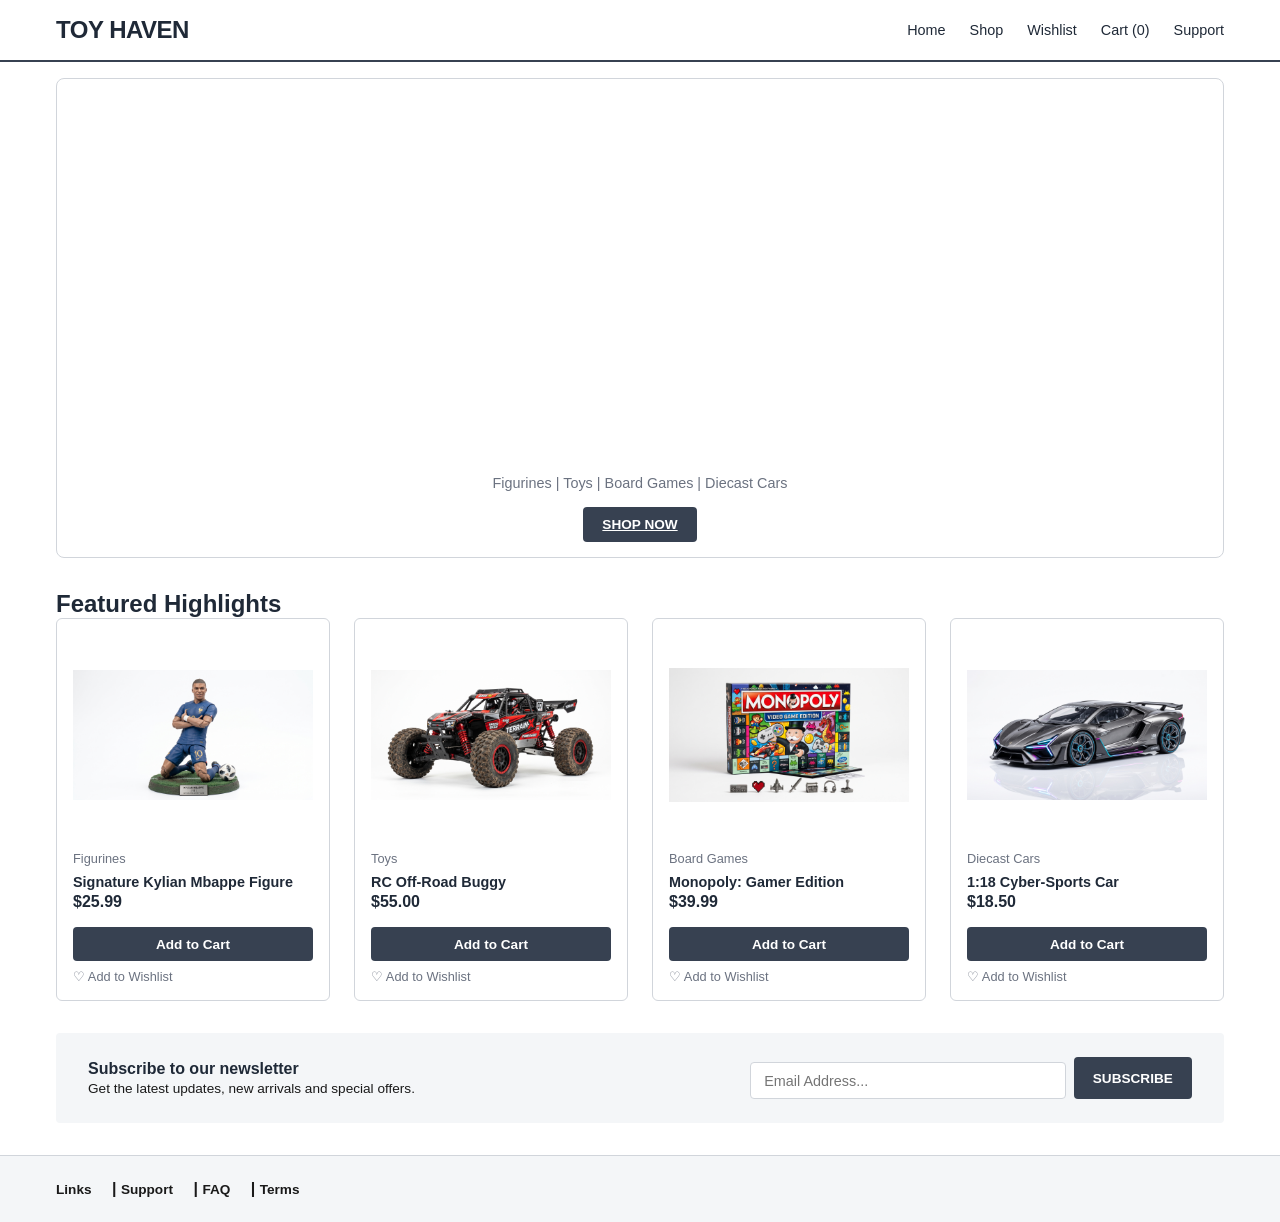
<file: index.html>
<!DOCTYPE html>
<html lang="en">
<head>
    <meta charset="UTF-8">
    <meta name="viewport" content="width=device-width, initial-scale=1.0">
    <title>TOY HAVEN - Home</title>
    <link rel="stylesheet" href="css/styles.css">
    <link rel="manifest" href="manifest.json">
    <link rel="icon" href="data:image/svg+xml,%3Csvg%20xmlns='http://www.w3.org/2000/svg'%20viewBox='0%200%20100%20100'%3E%3Ctext%20y='.9em'%20font-size='90'%3E🧸%3C/text%3E%3C/svg%3E">
</head>
<body>
    <header class="main-header">
        <div class="header-container">
            <div class="logo">TOY HAVEN</div>
            <div class="hamburger" id="hamburger">☰</div>
            <nav class="main-nav" id="nav-links">
                <a href="index.html">Home</a>
                <a href="products.html">Shop</a>
                <a href="wishlist.html">Wishlist</a>
                <a href="cart.html">Cart (<span id="cart-count">0</span>)</a>
                <a href="feedback.html">Support</a>
            </nav>
        </div>
    </header>

    <main class="container">
        <section class="hero-box">
    
            <div class="hero-slide slide-1">
                <div class="hero-img-placeholder" style="background:transparent;">
                    <img src="images/toys-banner.jpeg" alt="Jett Duelist Statue" style="width: 100%; height: 100%; object-fit: contain;">
                </div>
                <h1>Premium Toys & Collectibles</h1>
            </div>
    
    
            <div class="hero-slide slide-2">
                <div class="hero-img-placeholder" style="background:transparent;">
                    <img src="images/boardgames-banner.jpeg" alt="Board Games" style="width: 100%; height: 100%; object-fit: contain;">
                </div>
                <h1>Epic Board Game Nights</h1>
            </div>
    
    
            <div class="hero-slide slide-3">
                <div class="hero-img-placeholder" style="background:transparent;">
                    <img src="images/cars-banner.jpeg" alt="Diecast Cars" style="width: 100%; height: 100%; object-fit: contain;">
                </div>
                <h1>Rare Diecast Models</h1>
            </div>

            <div class="hero-overlay">
                <p class="hero-cats">Figurines | Toys | Board Games | Diecast Cars</p>
                <a href="products.html" class="btn btn-dark mt-1 pulse">SHOP NOW</a>
            </div>
        </section>

        <section class="featured-section mt-2">
            <h2>Featured Highlights</h2>
            <div class="grid-4" id="featured-grid">
            
            </div>
        </section>

        <section class="newsletter-bar mt-2">
            <div class="nl-text">
                <h3>Subscribe to our newsletter</h3>
                <p>Get the latest updates, new arrivals and special offers.</p>
            </div>
            <form id="nl-form" class="nl-form">
                <input type="email" placeholder="Email Address..." aria-label="Email Address">
                <button type="submit" class="btn btn-dark">SUBSCRIBE</button>
            </form>
        </section>
    </main>

    <footer class="main-footer">
        <div class="footer-container">
            <div class="footer-links">
                <a href="#">Links</a> | 
                <a href="feedback.html">Support</a> | 
                <a href="#">FAQ</a> | 
                <a href="#">Terms</a>
            </div>
        </div>
    </footer>
    <script src="js/script.js"></script>
</body>
</html>
</file>
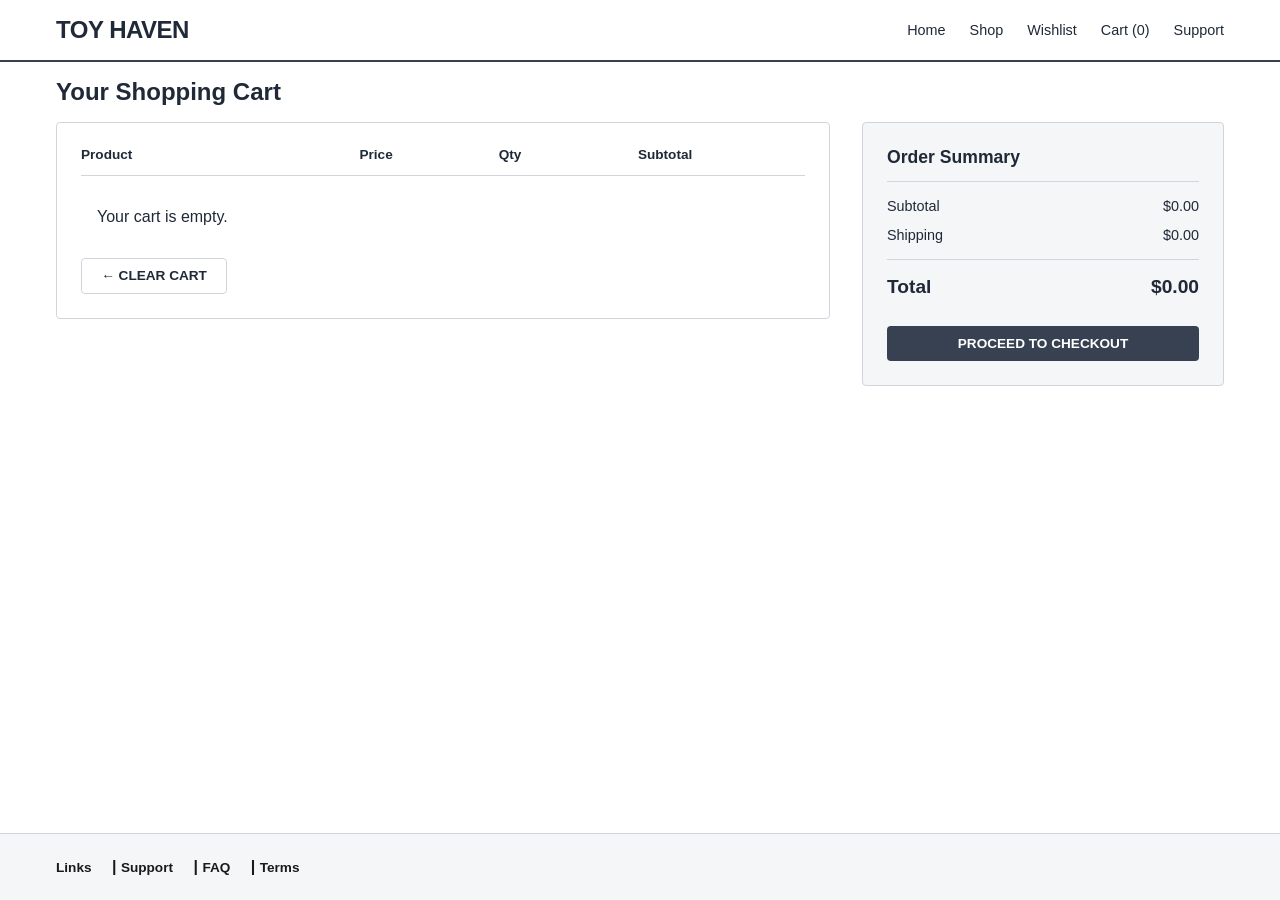
<file: cart.html>
<!DOCTYPE html>
<html lang="en">
<head>
    <meta charset="UTF-8">
    <meta name="viewport" content="width=device-width, initial-scale=1.0">
    <title>TOY HAVEN - Shopping Cart</title>
    <link rel="stylesheet" href="css/styles.css">
    <link rel="manifest" href="manifest.json">
    <link rel="icon" href="data:image/svg+xml,%3Csvg%20xmlns='http://www.w3.org/2000/svg'%20viewBox='0%200%20100%20100'%3E%3Ctext%20y='.9em'%20font-size='90'%3E🧸%3C/text%3E%3C/svg%3E">
</head>
<body>
    <header class="main-header">
        <div class="header-container">
            <div class="logo">TOY HAVEN</div>
            <div class="hamburger" id="hamburger">☰</div>
            <nav class="main-nav" id="nav-links">
                <a href="index.html">Home</a>
                <a href="products.html">Shop</a>
                <a href="wishlist.html">Wishlist</a>
                <a href="cart.html">Cart (<span id="cart-count">0</span>)</a>
                <a href="feedback.html">Support</a>
            </nav>
        </div>
    </header>

    <main class="container">
        <h2 class="page-title mt-1">Your Shopping Cart</h2>
        
        <div class="cart-layout mt-1">
            <div class="cart-table-container">
                <div class="cart-header">
                    <span>Product</span>
                    <span>Price</span>
                    <span>Qty</span>
                    <span>Subtotal</span>
                </div>
                <div id="cart-items" class="cart-items-list">
                
                </div>
                <div class="cart-actions mt-1">
                    <button id="clear-cart-btn" class="btn btn-outline">← CLEAR CART</button>
                </div>
            </div>
            
            <div class="cart-summary-container">
                <div class="summary-card">
                    <h3>Order Summary</h3>
                    <div class="summary-row">
                        <span>Subtotal</span>
                        <span id="summary-subtotal">$0.00</span>
                    </div>
                    <div class="summary-row">
                        <span>Shipping</span>
                        <span>$0.00</span>
                    </div>
                    <div class="summary-row total-row mt-1 pt-1">
                        <span>Total</span>
                        <span id="summary-total">$0.00</span>
                    </div>
                    <button class="btn btn-dark w-100 mt-1" onclick="window.location.href='checkout.html'">PROCEED TO CHECKOUT</button>
                </div>
            </div>
        </div>
    </main>

    <footer class="main-footer">
        <div class="footer-container">
            <div class="footer-links">
                <a href="#">Links</a> | 
                <a href="feedback.html">Support</a> | 
                <a href="#">FAQ</a> | 
                <a href="#">Terms</a>
            </div>
        </div>
    </footer>
    <script src="js/script.js"></script>
</body>
</html>
</file>
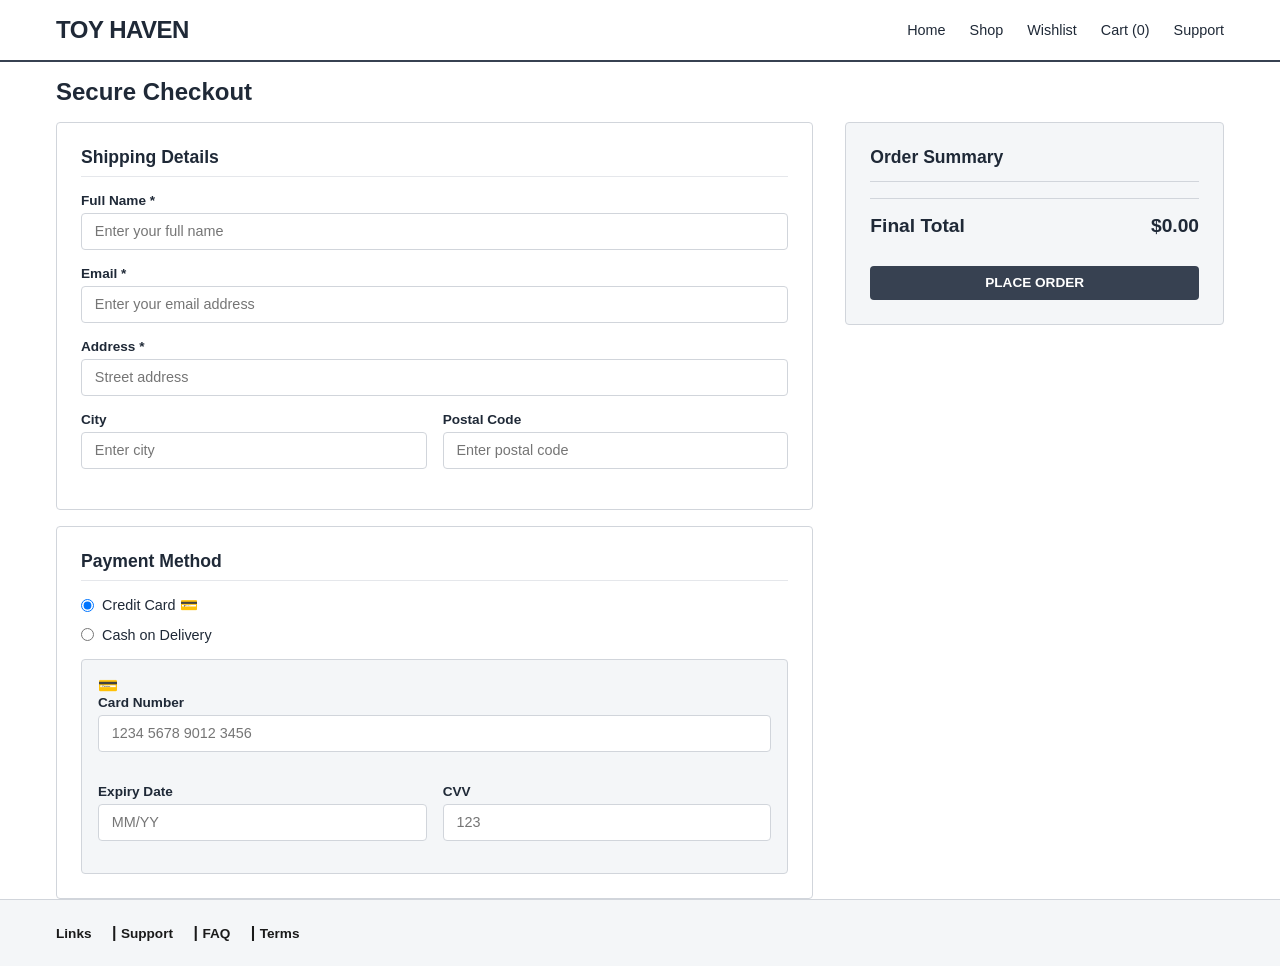
<file: checkout.html>
<!DOCTYPE html>
<html lang="en">
<head>
    <meta charset="UTF-8">
    <meta name="viewport" content="width=device-width, initial-scale=1.0">
    <title>TOY HAVEN - Checkout</title>
    <link rel="stylesheet" href="css/styles.css">
    <link rel="manifest" href="manifest.json">
    <link rel="icon" href="data:image/svg+xml,%3Csvg%20xmlns='http://www.w3.org/2000/svg'%20viewBox='0%200%20100%20100'%3E%3Ctext%20y='.9em'%20font-size='90'%3E🧸%3C/text%3E%3C/svg%3E">
</head>
<body>
    <header class="main-header">
        <div class="header-container">
            <div class="logo">TOY HAVEN</div>
            <div class="hamburger" id="hamburger">☰</div>
            <nav class="main-nav" id="nav-links">
                <a href="index.html">Home</a>
                <a href="products.html">Shop</a>
                <a href="wishlist.html">Wishlist</a>
                <a href="cart.html">Cart (<span id="cart-count">0</span>)</a>
                <a href="feedback.html">Support</a>
            </nav>
        </div>
    </header>

    <main class="container">
        <h2 class="page-title mt-1">Secure Checkout</h2>
        
        <div class="checkout-layout mt-1">
            <div class="checkout-form-container">
                <form id="checkout-form">
                    <div class="form-section">
                        <h3>Shipping Details</h3>
                        <label>Full Name *</label>
                        <input type="text" id="chk-name" placeholder="Enter your full name" required>
                        
                        <label>Email *</label>
                        <input type="email" id="chk-email" placeholder="Enter your email address" required>
                        
                        <label>Address *</label>
                        <input type="text" id="chk-address" placeholder="Street address" required>
                        
                        <div class="grid-2">
                            <div>
                                <label>City</label>
                                <input type="text" id="chk-city" placeholder="Enter city" required>
                            </div>
                            <div>
                                <label>Postal Code</label>
                                <input type="text" id="chk-postal" placeholder="Enter postal code" required>
                            </div>
                        </div>
                    </div>
                    
                    <div class="form-section mt-1">
                        <h3>Payment Method</h3>
                        <label class="radio-label">
                            <input type="radio" name="payment" value="card" checked> 
                            <span>Credit Card <span class="card-icons">💳</span></span>
                        </label>
                        <label class="radio-label">
                            <input type="radio" name="payment" value="cod"> 
                            <span>Cash on Delivery</span>
                        </label>
                        
                        <div class="card-details-box mt-1" id="card-details">
                            <span class="card-icon-inner">💳</span>
                            <label>Card Number</label>
                            <input type="text" placeholder="1234 5678 9012 3456">
                            <div class="grid-2 mt-1">
                                <div>
                                    <label>Expiry Date</label>
                                    <input type="text" placeholder="MM/YY">
                                </div>
                                <div>
                                    <label>CVV</label>
                                    <input type="text" placeholder="123">
                                </div>
                            </div>
                        </div>
                    </div>
                    <button type="submit" class="hidden-submit" id="hidden-submit" style="display:none;"></button>
                </form>
            </div>
            
            <div class="checkout-summary-container">
                <div class="summary-card">
                    <h3>Order Summary</h3>
                    <div id="checkout-items" class="mt-1">
                        <!-- JS populated -->
                    </div>
                    <div class="summary-row total-row mt-1 pt-1">
                        <span>Final Total</span>
                        <span id="checkout-total">$0.00</span>
                    </div>
                    <button class="btn btn-dark w-100 mt-1" id="trigger-checkout">PLACE ORDER</button>
                </div>
                <div id="checkout-success" class="success-box bounce mt-1" style="display:none;">
                    <h3>🎉 Order Placed Successfully!</h3>
                    <p>Thank you for your purchase.</p>
                </div>
            </div>
        </div>
    </main>

    <footer class="main-footer">
        <div class="footer-container">
            <div class="footer-links">
                <a href="#">Links</a> | 
                <a href="feedback.html">Support</a> | 
                <a href="#">FAQ</a> | 
                <a href="#">Terms</a>
            </div>
        </div>
    </footer>
    <script src="js/script.js"></script>
</body>
</html>
</file>
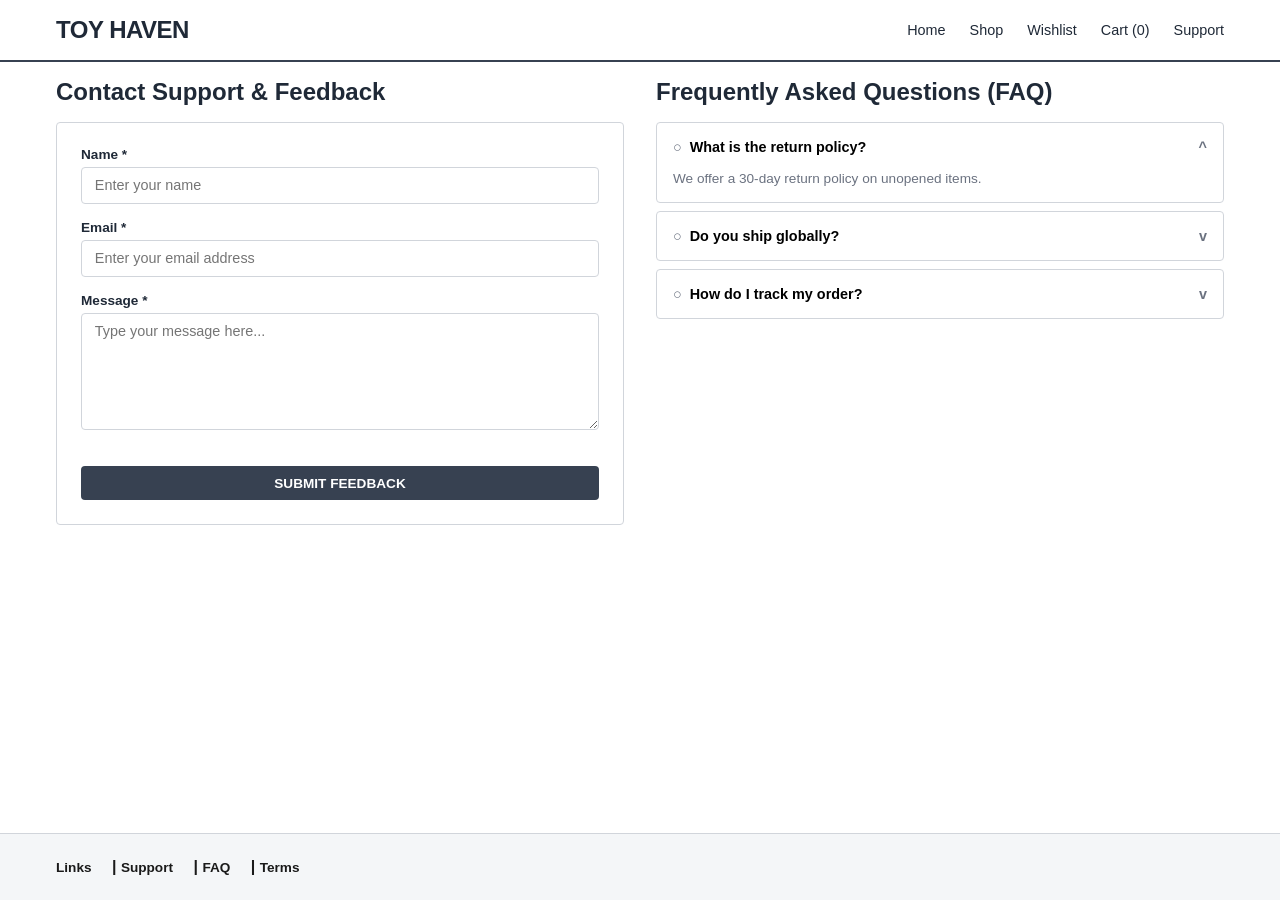
<file: feedback.html>
<!DOCTYPE html>
<html lang="en">
<head>
    <meta charset="UTF-8">
    <meta name="viewport" content="width=device-width, initial-scale=1.0">
    <title>TOY HAVEN - Feedback & Support</title>
    <link rel="stylesheet" href="css/styles.css">
    <link rel="manifest" href="manifest.json">
    <link rel="icon" href="data:image/svg+xml,%3Csvg%20xmlns='http://www.w3.org/2000/svg'%20viewBox='0%200%20100%20100'%3E%3Ctext%20y='.9em'%20font-size='90'%3E🧸%3C/text%3E%3C/svg%3E">
</head>
<body>
    <header class="main-header">
        <div class="header-container">
            <div class="logo">TOY HAVEN</div>
            <div class="hamburger" id="hamburger">☰</div>
            <nav class="main-nav" id="nav-links">
                <a href="index.html">Home</a>
                <a href="products.html">Shop</a>
                <a href="wishlist.html">Wishlist</a>
                <a href="cart.html">Cart (<span id="cart-count">0</span>)</a>
                <a href="feedback.html">Support</a>
            </nav>
        </div>
    </header>

    <main class="container">
        <div class="support-layout mt-1">
            <div class="feedback-form-container">
                <h2 class="page-title">Contact Support & Feedback</h2>
                <form id="feedback-form" class="form-section mt-1">
                   <label for="fb-name">Name *</label>
                    <input type="text" id="fb-name" placeholder="Enter your name" required>
                    
                    <label for="fb-email">Email *</label>
                    <input type="email" id="fb-email" placeholder="Enter your email address" required>
                    
                    <label for="fb-message">Message *</label>
                    <textarea id="fb-message" rows="6" placeholder="Type your message here..." required></textarea>
                    
                    <button type="submit" class="btn btn-dark w-100 mt-1">SUBMIT FEEDBACK</button>
                </form>
                <div id="fb-success" class="success-box mt-1" style="display:none;">Feedback Sent Successfully!</div>
            </div>
            
            <div class="faq-container">
                <h2 class="page-title">Frequently Asked Questions (FAQ)</h2>
                <div class="accordion mt-1">
                    <div class="acc-item">
                        <button class="acc-btn active">
                            <span class="acc-icon">○</span> What is the return policy? <span class="acc-arrow">^</span>
                        </button>
                        <div class="acc-content" style="max-height: 100px;">
                            <p>We offer a 30-day return policy on unopened items.</p>
                        </div>
                    </div>
                    <div class="acc-item">
                        <button class="acc-btn">
                            <span class="acc-icon">○</span> Do you ship globally? <span class="acc-arrow">v</span>
                        </button>
                        <div class="acc-content">
                            <p>Yes, we ship globally! Shipping rates are calculated at checkout.</p>
                        </div>
                    </div>
                    <div class="acc-item">
                        <button class="acc-btn">
                            <span class="acc-icon">○</span> How do I track my order? <span class="acc-arrow">v</span>
                        </button>
                        <div class="acc-content">
                            <p>You will receive a tracking link via email once your order has shipped.</p>
                        </div>
                    </div>
                </div>
            </div>
        </div>
    </main>

    <footer class="main-footer">
        <div class="footer-container">
            <div class="footer-links">
                <a href="#">Links</a> | 
                <a href="feedback.html">Support</a> | 
                <a href="#">FAQ</a> | 
                <a href="#">Terms</a>
            </div>
        </div>
    </footer>
    <script src="js/script.js"></script>
</body>
</html>
</file>
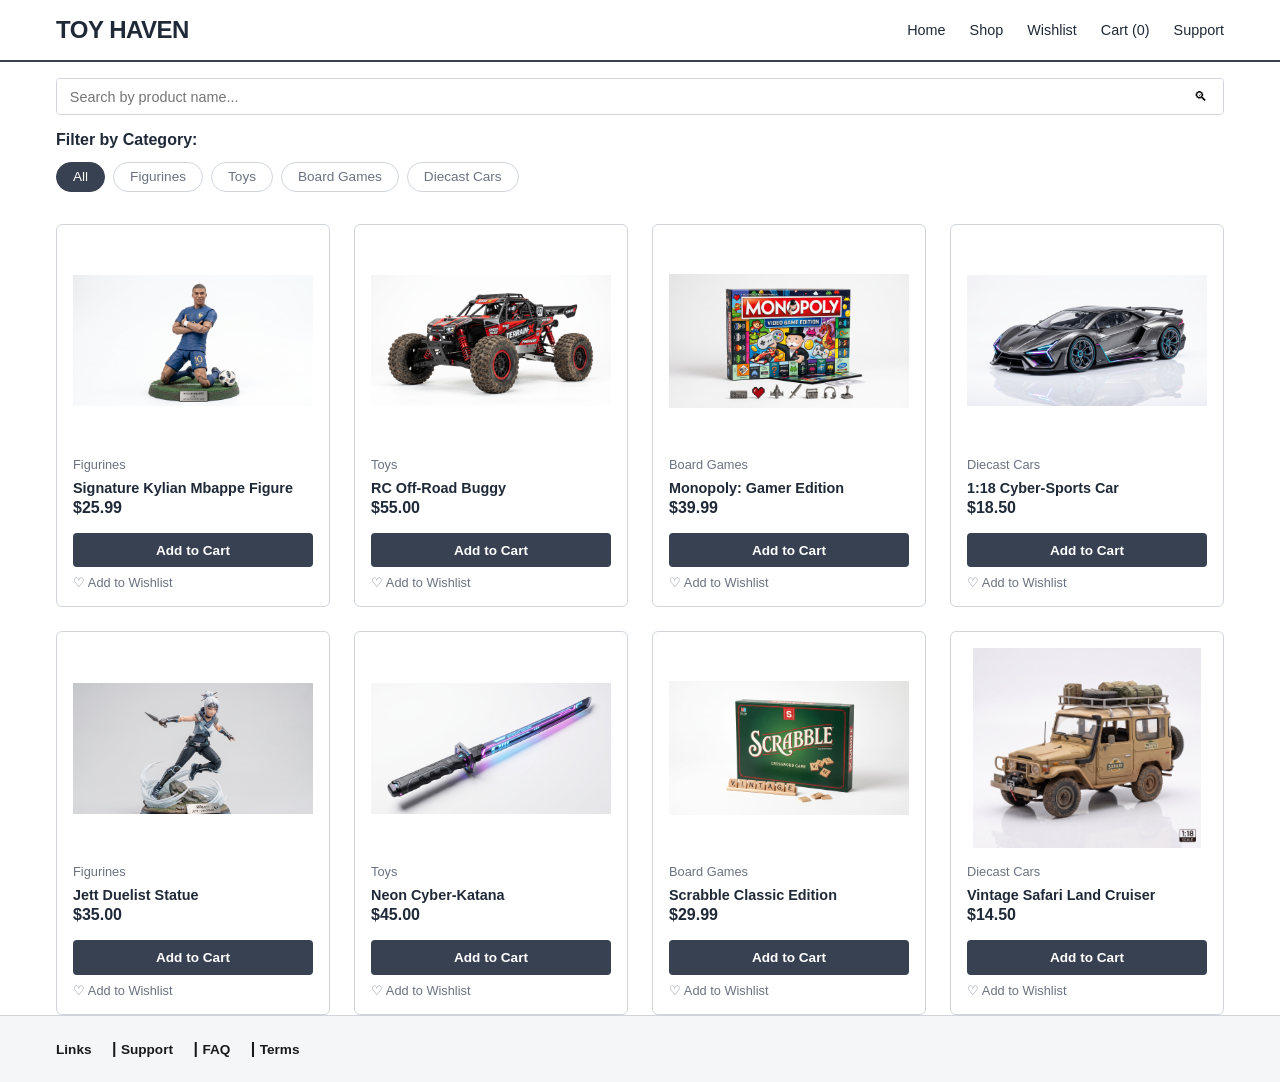
<file: products.html>
<!DOCTYPE html>
<html lang="en">
<head>
    <meta charset="UTF-8">
    <meta name="viewport" content="width=device-width, initial-scale=1.0">
    <title>TOY HAVEN - Shop</title>
    <link rel="stylesheet" href="css/styles.css">
    <link rel="manifest" href="manifest.json">
    <link rel="icon" href="data:image/svg+xml,%3Csvg%20xmlns='http://www.w3.org/2000/svg'%20viewBox='0%200%20100%20100'%3E%3Ctext%20y='.9em'%20font-size='90'%3E🧸%3C/text%3E%3C/svg%3E">
</head>
<body>
    <header class="main-header">
        <div class="header-container">
            <div class="logo">TOY HAVEN</div>
            <div class="hamburger" id="hamburger">☰</div>
            <nav class="main-nav" id="nav-links">
                <a href="index.html">Home</a>
                <a href="products.html">Shop</a>
                <a href="wishlist.html">Wishlist</a>
                <a href="cart.html">Cart (<span id="cart-count">0</span>)</a>
                <a href="feedback.html">Support</a>
            </nav>
        </div>
    </header>

    <main class="container">
        <div class="search-container mt-1">
            <input type="text" placeholder="Search by product name..." aria-label="Search by product name">
            <button class="search-btn">🔍︎</button>
        </div>
        
        <div class="filter-section mt-1">
            <h3>Filter by Category:</h3>
            <div class="pill-filters" id="pill-filters">
                <button class="pill-btn active" data-cat="All">All</button>
                <button class="pill-btn" data-cat="Figurines">Figurines</button>
                <button class="pill-btn" data-cat="Toys">Toys</button>
                <button class="pill-btn" data-cat="Board Games">Board Games</button>
                <button class="pill-btn" data-cat="Diecast Cars">Diecast Cars</button>
            </div>
        </div>

        <section class="products-section mt-2">
            <div class="grid-4" id="products-grid">
                
            </div>
        </section>
    </main>

    <footer class="main-footer">
        <div class="footer-container">
            <div class="footer-links">
                <a href="#">Links</a> | 
                <a href="feedback.html">Support</a> | 
                <a href="#">FAQ</a> | 
                <a href="#">Terms</a>
            </div>
        </div>
    </footer>
    <script src="js/script.js"></script>
</body>
</html>
</file>
<file: css/styles.css>
:root {
    --bg-main: #FFFFFF;
    --bg-light: #F4F6F8;
    --border-color: #D1D5DB;
    --text-dark: #1F2937;
    --text-muted: #6B7280;
    --primary-dark: #374151;
    --accent: #E5E7EB;
}

* { box-sizing: border-box; margin: 0; padding: 0; font-family: -apple-system, BlinkMacSystemFont, "Segoe UI", Roboto, Helvetica, Arial, sans-serif; }
body { background-color: var(--bg-main); color: var(--text-dark); display: flex; flex-direction: column; min-height: 100vh; }

/* Utility Classes */
.container { max-width: 1200px; margin: 0 auto; width: 100%; padding: 0 1rem; flex: 1; }
.mt-1 { margin-top: 1rem; }
.mt-2 { margin-top: 2rem; }
.pt-1 { padding-top: 1rem; }
.w-100 { width: 100%; }
.grid-4 { display: grid; grid-template-columns: repeat(auto-fill, minmax(250px, 1fr)); gap: 1.5rem; }
.grid-2 { display: grid; grid-template-columns: 1fr 1fr; gap: 1rem; }

/* Buttons */
.btn { padding: 0.6rem 1.2rem; border: none; border-radius: 4px; cursor: pointer; font-weight: 600; text-align: center; font-size: 0.85rem; transition: background 0.3s; }
.btn-dark { background: var(--primary-dark); color: white; }
.btn-dark:hover { background: #1F2937; }
.btn-outline { background: white; border: 1px solid var(--border-color); color: var(--text-dark); }
.btn-outline:hover { background: var(--bg-light); }

/* Header & Nav */
.main-header { border-bottom: 2px solid var(--primary-dark); padding: 1rem 0; background: white; position: sticky; top: 0; z-index: 100; }
.header-container { max-width: 1200px; margin: 0 auto; padding: 0 1rem; display: flex; justify-content: space-between; align-items: center; }
.logo { font-size: 1.5rem; font-weight: 800; letter-spacing: -0.5px; }
.main-nav { display: flex; gap: 1.5rem; font-size: 0.9rem; font-weight: 500; }
.main-nav a { color: var(--text-dark); text-decoration: none; transition: color 0.2s; }
.main-nav a:hover { color: var(--text-muted); }
.hamburger { display: none; font-size: 1.5rem; cursor: pointer; }

/* Forms & Inputs */
input[type="text"], input[type="email"], textarea, select { width: 100%; padding: 0.6rem 0.8rem; border: 1px solid var(--border-color); border-radius: 4px; outline: none; margin-top: 0.3rem; margin-bottom: 1rem; font-size: 0.9rem; }
label { font-size: 0.85rem; font-weight: 600; color: var(--text-dark); display: block; }
.success-box { background: #E6F4EA; border: 1px solid #CEE8D6; color: #1E8E3E; padding: 1rem; border-radius: 4px; text-align: center; }

/* Placeholder Image Box */
.img-placeholder { background: var(--border-color); display: flex; justify-content: center; align-items: center; border-radius: 4px; }
.img-icon { font-size: 2.5rem; color: #9CA3AF; }

.hero-slide h1 {
    background: white;
    padding: 0.6rem 2.5rem;
    border-radius: 30px;
    box-shadow: 0 4px 10px rgba(0,0,0,0.15);
    margin-top: -2rem; /* This pulls it up so it cleanly overlaps the image edge! */
    z-index: 5;
    font-size: 1.8rem;
}

.hero-box {
    position: relative;
    height: 480px;
    background: var(--bg-main); /* Changes to white */
    border: 1px solid var(--border-color);
    border-radius: 8px;
    overflow: hidden;
    margin-top: 1rem;
    display: flex;
    flex-direction: column;
    justify-content: flex-end;
    align-items: center;
    padding-bottom: 1.5rem;
}


.hero-slide {
    position: absolute;
    top: 0; 
    left: 0;
    width: 100%;
    display: flex;
    flex-direction: column;
    align-items: center;
    opacity: 0; 
    animation: carouselFade 9s infinite;
}


.slide-1 { animation-delay: 0s; }
.slide-2 { animation-delay: 3s; }
.slide-3 { animation-delay: 6s; }


@keyframes carouselFade {
    0%   { opacity: 0; }
    10%  { opacity: 1; } /* Fade in */
    33%  { opacity: 1; } /* Stay visible */
    43%  { opacity: 0; } /* Fade out */
    100% { opacity: 0; } /* Stay hidden until next loop */
}

/* Keeps the buttons and categories clickable on top of the slides */
.hero-overlay {
    position: relative;
    z-index: 10;
    text-align: center;
    background: white; 
    width: 100%;
    padding-top: 1rem;
}
.hero-arrow { background: none; border: none; font-size: 2rem; color: var(--text-muted); cursor: pointer; padding: 1rem; }
.hero-content { display: flex; flex-direction: column; align-items: center; flex: 1; }
.hero-img-placeholder {
    width: 100%;
    max-width: 100%; 
    height: 340px; 
    border-radius: 0; 
    margin-bottom: 0; 
    overflow: hidden;
}
.hero-cats { color: var(--text-muted); font-size: 0.9rem; margin-bottom: 1.5rem; }
.carousel-dots { display: flex; gap: 0.4rem; margin-bottom: 1.5rem; }
.dot { width: 8px; height: 8px; background: var(--border-color); border-radius: 50%; }
.dot.active { background: var(--primary-dark); }

.newsletter-bar { background: var(--bg-light); padding: 1.5rem 2rem; border-radius: 4px; display: flex; justify-content: space-between; align-items: center; margin-bottom: 2rem; }
.nl-text h3 { font-size: 1rem; margin-bottom: 0.2rem; }
.nl-text p { font-size: 0.85rem; color: var(--text-muted); }
.nl-form { display: flex; gap: 0.5rem; width: 40%; margin-bottom: 0; }
.nl-form input { margin-bottom: 0; }

/* Product Cards */
.card { border: 1px solid var(--border-color); border-radius: 6px; padding: 1rem; display: flex; flex-direction: column; background: white; transition: box-shadow 0.3s; }
.card:hover { box-shadow: 0 4px 6px rgba(0,0,0,0.05); }
.card .img-placeholder { height: 160px; margin-bottom: 1rem; position: relative; }
.card-title { font-size: 0.9rem; font-weight: 600; margin-bottom: 0.2rem; }
.card-cat { font-size: 0.8rem; color: var(--text-muted); margin-bottom: 0.5rem; }
.card-price { font-size: 1rem; font-weight: bold; margin-bottom: 1rem; }
.card-wishlist { margin-top: 0.5rem; font-size: 0.8rem; color: var(--text-muted); background: none; border: none; cursor: pointer; text-align: left; display: flex; align-items: center; gap: 0.3rem; }
.card-wishlist.active { color: #EF4444; }

/* --- SHOP PAGE --- */
.search-container { display: flex; border: 1px solid var(--border-color); border-radius: 4px; overflow: hidden; }
.search-container input { border: none; margin: 0; width: 100%; border-radius: 0; }
.search-btn { background: white; border: none; padding: 0 1rem; cursor: pointer; }
.filter-section h3 { font-size: 1rem; margin-bottom: 0.8rem; }
.pill-filters { display: flex; gap: 0.5rem; flex-wrap: wrap; }
.pill-btn { background: white; border: 1px solid var(--border-color); padding: 0.4rem 1rem; border-radius: 20px; cursor: pointer; font-size: 0.85rem; color: var(--text-muted); }
.pill-btn.active { background: var(--primary-dark); color: white; border-color: var(--primary-dark); }

/* --- CART PAGE --- */
.cart-layout { display: flex; gap: 2rem; align-items: flex-start; }
.cart-table-container { flex: 2; border: 1px solid var(--border-color); border-radius: 4px; padding: 1.5rem; }
.cart-header { display: grid; grid-template-columns: 2fr 1fr 1fr 1fr 0.2fr; font-size: 0.85rem; font-weight: bold; border-bottom: 1px solid var(--border-color); padding-bottom: 0.8rem; margin-bottom: 1rem; }
.cart-item-row { display: grid; grid-template-columns: 2fr 1fr 1fr 1fr 0.2fr; align-items: center; padding: 1rem 0; border-bottom: 1px solid var(--accent); }
.cart-product-info { display: flex; align-items: center; gap: 1rem; }
.cart-product-info .img-placeholder { width: 50px; height: 50px; }
.cart-product-info h4 { font-size: 0.9rem; }
.cart-product-info p { font-size: 0.8rem; color: var(--text-muted); }
.qty-control { display: flex; align-items: center; border: 1px solid var(--border-color); border-radius: 4px; width: max-content; }
.qty-control button { background: none; border: none; padding: 0.2rem 0.5rem; cursor: pointer; font-size: 1rem; }
.qty-control span { padding: 0 0.5rem; font-size: 0.85rem; }
.remove-btn { background: none; border: none; cursor: pointer; font-size: 1.2rem; color: var(--text-muted); text-align: right; }
.cart-summary-container { flex: 1; }
.summary-card { background: var(--bg-light); border: 1px solid var(--border-color); border-radius: 4px; padding: 1.5rem; }
.summary-card h3 { font-size: 1.1rem; border-bottom: 1px solid var(--border-color); padding-bottom: 0.8rem; margin-bottom: 1rem; }
.summary-row { display: flex; justify-content: space-between; font-size: 0.9rem; margin-bottom: 0.8rem; }
.total-row { font-size: 1.2rem; font-weight: bold; border-top: 1px solid var(--border-color); }

/* --- CHECKOUT PAGE --- */
.checkout-layout { display: flex; gap: 2rem; align-items: flex-start; }
.checkout-form-container { flex: 2; }
.form-section { border: 1px solid var(--border-color); border-radius: 4px; padding: 1.5rem; background: white; }
.form-section h3 { font-size: 1.1rem; margin-bottom: 1rem; border-bottom: 1px solid var(--accent); padding-bottom: 0.5rem; }
.radio-label { display: flex; align-items: center; gap: 0.5rem; font-weight: normal; margin-bottom: 0.8rem; font-size: 0.9rem; }
.card-details-box { border: 1px solid var(--border-color); padding: 1rem; border-radius: 4px; background: var(--bg-light); position: relative; }
.checkout-summary-container { flex: 1; }
.co-item { display: flex; justify-content: space-between; font-size: 0.9rem; margin-bottom: 0.5rem; }

/* --- WISHLIST PAGE --- */
.wishlist-select { width: 100%; padding: 0.4rem; border: 1px solid #A7F3D0; background: #ECFDF5; color: #065F46; border-radius: 4px; font-size: 0.85rem; margin-bottom: 0.5rem; outline: none; }
.wishlist-select.interested { border-color: #BFDBFE; background: #EFF6FF; color: #1E40AF; }
.wishlist-select.not-interested { border-color: #FECACA; background: #FEF2F2; color: #991B1B; }
.btn-remove { width: 100%; padding: 0.4rem; background: white; border: 1px solid var(--border-color); border-radius: 4px; font-size: 0.85rem; color: var(--text-dark); cursor: pointer; }

/* --- FEEDBACK PAGE --- */
.support-layout { display: flex; gap: 2rem; }
.feedback-form-container { flex: 1; }
.faq-container { flex: 1; }
.acc-item { border: 1px solid var(--border-color); border-radius: 4px; margin-bottom: 0.5rem; background: white; }
.acc-btn { width: 100%; text-align: left; background: none; border: none; padding: 1rem; font-weight: 600; cursor: pointer; display: flex; align-items: center; font-size: 0.9rem; }
.acc-icon { margin-right: 0.5rem; color: var(--text-muted); }
.acc-arrow { margin-left: auto; color: var(--text-muted); }
.acc-content { padding: 0 1rem; max-height: 0; overflow: hidden; transition: max-height 0.3s ease-out; font-size: 0.85rem; color: var(--text-muted); }
.acc-btn.active + .acc-content { padding-bottom: 1rem; }

/* Footer */
.main-footer { background: var(--bg-light); border-top: 1px solid var(--border-color); padding: 1.5rem 0; margin-top: auto; }
.footer-container { max-width: 1200px; margin: 0 auto; padding: 0 1rem; display: flex; justify-content: space-between; align-items: center; }
.footer-links a { margin-right: 1rem; font-size: 0.85rem; color: var(--text-muted); text-decoration: none; }
.social-icons a { margin-left: 0.8rem; color: var(--text-dark); text-decoration: none; font-size: 1.1rem; }

/* Animations */
.fade-in { animation: fadeIn 0.8s ease-in; }
.pulse { animation: pulse 2s infinite; }
.bounce { animation: bounce 0.5s; }
@keyframes fadeIn { from { opacity: 0; } to { opacity: 1; } }
@keyframes pulse { 0% { transform: scale(1); } 50% { transform: scale(1.03); } 100% { transform: scale(1); } }
@keyframes bounce { 0%, 20%, 50%, 80%, 100% {transform: translateY(0);} 40% {transform: translateY(-20px);} 60% {transform: translateY(-10px);} }

/* Mobile */
@media (max-width: 768px) {
    .hamburger { display: block; }
    .main-nav { display: none; flex-direction: column; position: absolute; top: 100%; left: 0; width: 100%; background: white; border-bottom: 2px solid var(--primary-dark); padding: 1rem; }
    .main-nav.active { display: flex; }
    .cart-layout, .checkout-layout, .support-layout { flex-direction: column; }
    .newsletter-bar { flex-direction: column; text-align: center; gap: 1rem; }
    .nl-form { width: 100%; }
    .cart-table-container { overflow-x: auto; }
    .cart-header, .cart-item-row { min-width: 500px; }
    .hero-overlay { margin-top: 0; }
    .hero-slide h1 { font-size: 1.4rem; }
}

.card .img-placeholder {
    height: 200px; 
    position: relative;
    background: transparent;
    display: flex;
    justify-content: center;
    align-items: center;
}

.product-img {
    width: 100%;
    height: 100%;
    object-fit: contain;
    border-radius: 4px;
}

.main-footer .footer-links,
.main-footer .footer-links a {
    color: #1a1a1a;
    text-decoration: none;
    font-weight: bold;
}

.main-footer .footer-links a:hover {
    color: #555555;
    text-decoration: underline;
}

.newsletter-bar .nl-text p {
    color: #1a1a1a;
    font-weight: 500;
}
</file>
